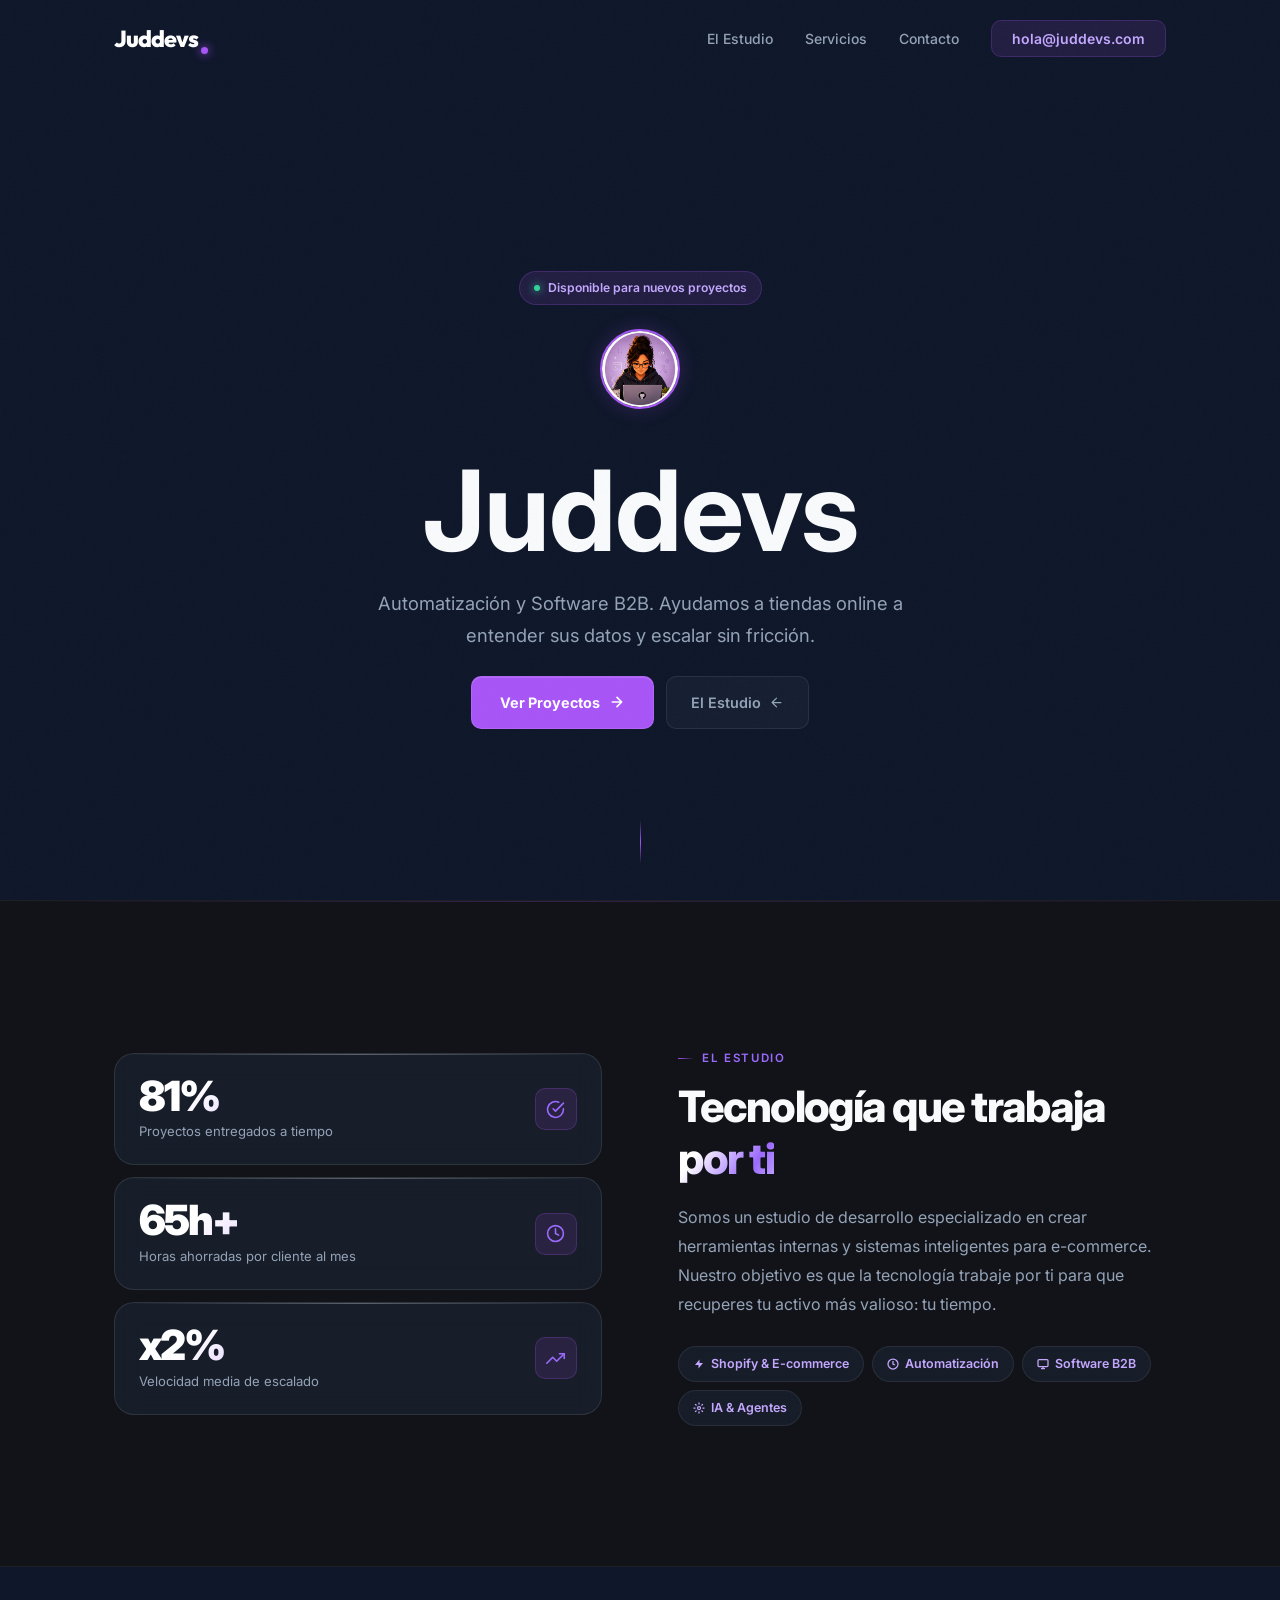
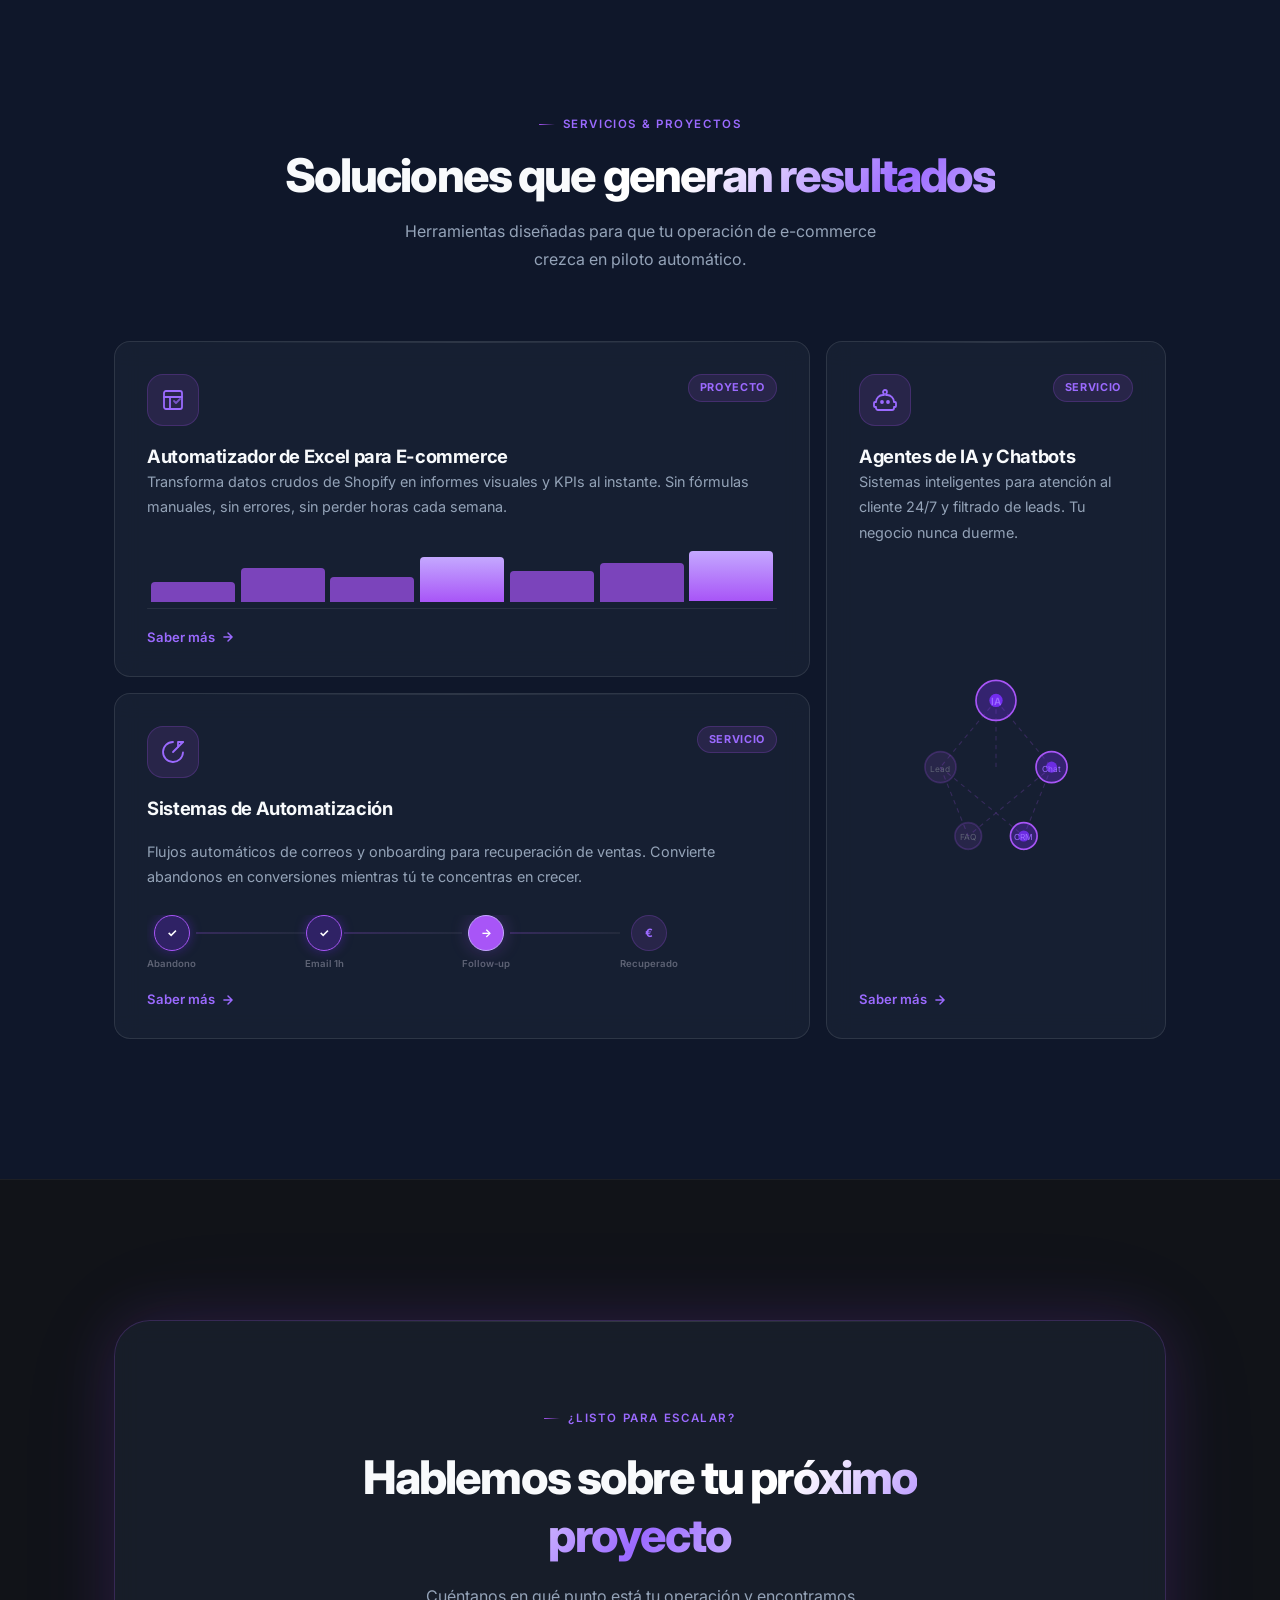
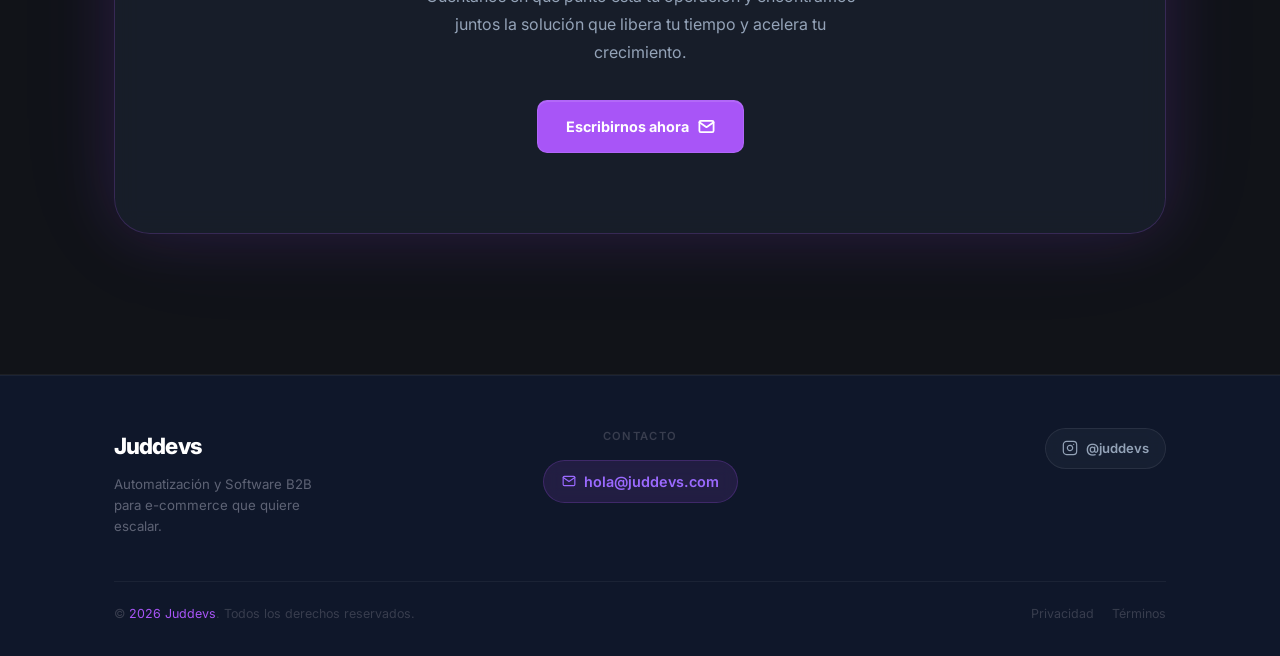
<file: index.html>
<!DOCTYPE html>
<html lang="es">
<head>
  <meta charset="UTF-8" />
  <meta name="viewport" content="width=device-width, initial-scale=1.0" />
  <title>Juddevs — Automatización y Software B2B para E-commerce</title>
  <meta name="description" content="Juddevs es un estudio de desarrollo especializado en automatización, IA y software B2B para tiendas online. Recupera tu tiempo y escala sin fricción." />
  <meta name="keywords" content="automatización ecommerce, software B2B, agentes IA, chatbots, Shopify, desarrollo web" />
  <meta name="author" content="Juddevs" />

  <!-- Open Graph -->
  <meta property="og:title" content="Juddevs — Automatización y Software B2B" />
  <meta property="og:description" content="Ayudamos a tiendas online a entender sus datos y escalar sin fricción." />
  <meta property="og:type" content="website" />
  <meta property="og:url" content="https://juddevs.com" />

  <link rel="canonical" href="https://juddevs.com" />
  <link rel="preconnect" href="https://fonts.googleapis.com" />
  <link rel="preconnect" href="https://fonts.gstatic.com" crossorigin />
  <link rel="stylesheet" href="style.css" />

  <link rel="icon" href="data:image/svg+xml,<svg xmlns='http://www.w3.org/2000/svg' viewBox='0 0 32 32'><rect width='32' height='32' rx='8' fill='%237B2FFF'/><text x='16' y='22' text-anchor='middle' font-size='18' font-family='Inter,sans-serif' font-weight='900' fill='white'>J</text></svg>" />
</head>
<body>

  <!-- ════════════════════════════════
       NAVIGATION
  ════════════════════════════════ -->
  <nav id="navbar" role="navigation" aria-label="Navegación principal">
    <div class="container nav-inner">
      <a href="#hero" class="nav-logo" aria-label="Juddevs - Inicio">
        Juddevs<span class="nav-logo-dot" aria-hidden="true"></span>
      </a>

      <ul class="nav-links" id="nav-menu" role="list">
        <li><a href="#about" id="nav-about">El Estudio</a></li>
        <li><a href="#services" id="nav-services">Servicios</a></li>
        <li><a href="#cta" id="nav-contact">Contacto</a></li>
        <li><a href="mailto:hola@juddevs.com" class="nav-cta" id="nav-email-cta">hola@juddevs.com</a></li>
      </ul>

      <button class="hamburger" id="hamburger" aria-label="Abrir menú" aria-expanded="false" aria-controls="nav-menu">
        <span></span><span></span><span></span>
      </button>
    </div>
  </nav>

  <!-- ════════════════════════════════
       HERO
  ════════════════════════════════ -->
  <section id="hero" aria-labelledby="hero-title">
    <!-- Clean solid background -->

    <div class="container">
      <div class="hero-layout">

        <!-- Center: copy -->
        <div class="hero-content">
          <div class="hero-badge">
            <span class="hero-badge-dot" aria-hidden="true"></span>
            Disponible para nuevos proyectos
          </div>

          <div class="hero-avatar-container">
            <img class="avatar-circle" src="avatar.png" alt="Judith - Founder" />
          </div>

          <h1 id="hero-title" class="hero-title">Juddevs</h1>

          <p class="hero-subtitle">
            Automatización y Software B2B. Ayudamos a tiendas online a entender sus datos y escalar sin fricción.
          </p>

          <div class="hero-actions">
            <a href="#services" class="btn-primary" id="hero-cta-primary">
              Ver Proyectos
              <svg width="16" height="16" viewBox="0 0 24 24" fill="none" stroke="currentColor" stroke-width="2.5" stroke-linecap="round" stroke-linejoin="round" aria-hidden="true"><path d="M5 12h14M12 5l7 7-7 7"/></svg>
            </a>
            <a href="#about" class="btn-ghost" id="hero-cta-secondary">
              El Estudio
              <svg width="15" height="15" viewBox="0 0 24 24" fill="none" stroke="currentColor" stroke-width="2" stroke-linecap="round" stroke-linejoin="round" aria-hidden="true"><path d="M19 12H5M12 5l-7 7 7 7"/></svg>
            </a>
          </div>
        </div>

      </div>
    </div>

    <div class="hero-scroll-cue" aria-hidden="true">
      <div class="scroll-track"></div>
    </div>
  </section>

  <!-- ════════════════════════════════
       ABOUT
  ════════════════════════════════ -->
  <section id="about" aria-labelledby="about-title">
    <div class="container">
      <div class="about-inner">

        <!-- Visual / Stats -->
        <div class="about-visual reveal">
          <div class="about-card-stack">
            <div class="stat-card">
              <div>
                <div class="stat-number" data-count="100">0%</div>
                <div class="stat-label">Proyectos entregados a tiempo</div>
              </div>
              <div class="stat-icon" aria-hidden="true">
                <svg width="19" height="19" viewBox="0 0 24 24" fill="none" stroke="currentColor" stroke-width="2" stroke-linecap="round" stroke-linejoin="round"><path d="M22 11.08V12a10 10 0 1 1-5.93-9.14"/><polyline points="22 4 12 14.01 9 11.01"/></svg>
              </div>
            </div>

            <div class="stat-card">
              <div>
                <div class="stat-number" data-count="80" data-suffix="h+">0h+</div>
                <div class="stat-label">Horas ahorradas por cliente al mes</div>
              </div>
              <div class="stat-icon" aria-hidden="true">
                <svg width="19" height="19" viewBox="0 0 24 24" fill="none" stroke="currentColor" stroke-width="2" stroke-linecap="round" stroke-linejoin="round"><circle cx="12" cy="12" r="10"/><polyline points="12 6 12 12 16 14"/></svg>
              </div>
            </div>

            <div class="stat-card">
              <div>
                <div class="stat-number" data-count="3" data-prefix="x">x0</div>
                <div class="stat-label">Velocidad media de escalado</div>
              </div>
              <div class="stat-icon" aria-hidden="true">
                <svg width="19" height="19" viewBox="0 0 24 24" fill="none" stroke="currentColor" stroke-width="2" stroke-linecap="round" stroke-linejoin="round"><polyline points="23 6 13.5 15.5 8.5 10.5 1 18"/><polyline points="17 6 23 6 23 12"/></svg>
              </div>
            </div>
          </div>
        </div>

        <!-- Text -->
        <div class="about-text">



          <span class="section-label">El Estudio</span>

          <h2 id="about-title" class="reveal reveal-delay-1">
            Tecnología que trabaja <span class="gradient-text">por ti</span>
          </h2>
          <p class="reveal reveal-delay-2">
            Somos un estudio de desarrollo especializado en crear herramientas internas y sistemas inteligentes para e-commerce. Nuestro objetivo es que la tecnología trabaje por ti para que recuperes tu activo más valioso: tu tiempo.
          </p>
          <div class="about-pills reveal reveal-delay-3">
            <span class="pill">
              <svg width="12" height="12" viewBox="0 0 24 24" fill="currentColor" aria-hidden="true"><path d="M13 10V3L4 14h7v7l9-11h-7z"/></svg>
              Shopify &amp; E-commerce
            </span>
            <span class="pill">
              <svg width="12" height="12" viewBox="0 0 24 24" fill="none" stroke="currentColor" stroke-width="2.5" aria-hidden="true"><circle cx="12" cy="12" r="10"/><polyline points="12 6 12 12 16 14"/></svg>
              Automatización
            </span>
            <span class="pill">
              <svg width="12" height="12" viewBox="0 0 24 24" fill="none" stroke="currentColor" stroke-width="2.5" aria-hidden="true"><rect x="2" y="3" width="20" height="14" rx="2"/><path d="M8 21h8M12 17v4"/></svg>
              Software B2B
            </span>
            <span class="pill">
              <svg width="12" height="12" viewBox="0 0 24 24" fill="none" stroke="currentColor" stroke-width="2.5" aria-hidden="true"><circle cx="12" cy="12" r="3"/><path d="M12 1v4M12 19v4M4.22 4.22l2.83 2.83M16.95 16.95l2.83 2.83M1 12h4M19 12h4M4.22 19.78l2.83-2.83M16.95 7.05l2.83-2.83"/></svg>
              IA &amp; Agentes
            </span>
          </div>
        </div>

      </div>
    </div>
  </section>

  <!-- ════════════════════════════════
       SERVICES — BENTO GRID
  ════════════════════════════════ -->
  <section id="services" aria-labelledby="services-title">
    <div class="container">
      <header class="section-header">
        <span class="section-label">Servicios &amp; Proyectos</span>
        <h2 id="services-title" class="reveal">
          Soluciones que <span class="gradient-text">generan resultados</span>
        </h2>
        <p class="reveal reveal-delay-1">
          Herramientas diseñadas para que tu operación de e-commerce crezca en piloto automático.
        </p>
      </header>

      <!-- ── BENTO GRID ─────────────────────────────────────────── -->
      <div class="bento-grid">

        <!-- ── Card 1: Excel Automator — Large (2 cols) ──────────── -->
        <article class="bento-card bento-card-1 reveal" id="service-excel">
          <div class="bento-stripe" aria-hidden="true"></div>

          <div class="bento-card-header">
            <div class="bento-icon" aria-hidden="true">
              <svg width="24" height="24" viewBox="0 0 24 24" fill="none" stroke="currentColor" stroke-width="1.8" stroke-linecap="round" stroke-linejoin="round">
                <rect x="3" y="3" width="18" height="18" rx="2"/>
                <path d="M3 9h18M9 21V9"/>
                <path d="m13 13 2 2 4-4" opacity="0.7"/>
              </svg>
            </div>
            <div class="bento-tag">Proyecto</div>
          </div>

          <div>
            <h3>Automatizador de Excel para E-commerce</h3>
            <p>Transforma datos crudos de Shopify en informes visuales y KPIs al instante. Sin fórmulas manuales, sin errores, sin perder horas cada semana.</p>
          </div>

          <!-- Abstract bar chart decoration -->
          <div aria-hidden="true">
            <div class="bento-visual-bars">
              <div class="bento-bar"></div>
              <div class="bento-bar"></div>
              <div class="bento-bar"></div>
              <div class="bento-bar"></div>
              <div class="bento-bar"></div>
              <div class="bento-bar"></div>
              <div class="bento-bar"></div>
            </div>
            <div class="bento-bar-baseline"></div>
          </div>

          <a href="mailto:hola@juddevs.com?subject=Automatizador Excel" class="bento-link" id="card-excel-link">
            Saber más
            <svg width="14" height="14" viewBox="0 0 24 24" fill="none" stroke="currentColor" stroke-width="2.5" stroke-linecap="round" stroke-linejoin="round" aria-hidden="true"><path d="M5 12h14M12 5l7 7-7 7"/></svg>
          </a>
        </article>

        <!-- ── Card 2: AI Agents — Tall (1 col, 2 rows) ──────────── -->
        <article class="bento-card bento-card-2 reveal reveal-delay-1" id="service-ai">
          <div class="bento-stripe" aria-hidden="true"></div>

          <div class="bento-card-header">
            <div class="bento-icon" aria-hidden="true">
              <svg width="24" height="24" viewBox="0 0 24 24" fill="none" stroke="currentColor" stroke-width="1.8" stroke-linecap="round" stroke-linejoin="round">
                <path d="M12 2a2 2 0 0 1 2 2c0 .74-.4 1.39-1 1.73V7h1a7 7 0 0 1 7 7h1a1 1 0 0 1 1 1v3a1 1 0 0 1-1 1h-1v1a2 2 0 0 1-2 2H5a2 2 0 0 1-2-2v-1H2a1 1 0 0 1-1-1v-3a1 1 0 0 1 1-1h1a7 7 0 0 1 7-7h1V5.73c-.6-.34-1-.99-1-1.73a2 2 0 0 1 2-2z"/>
                <circle cx="9" cy="14" r="1" fill="currentColor"/>
                <circle cx="15" cy="14" r="1" fill="currentColor"/>
              </svg>
            </div>
            <div class="bento-tag">Servicio</div>
          </div>

          <div>
            <h3>Agentes de IA y Chatbots</h3>
            <p>Sistemas inteligentes para atención al cliente 24/7 y filtrado de leads. Tu negocio nunca duerme.</p>
          </div>

          <!-- Abstract AI network decoration -->
          <div class="bento-visual-network" aria-hidden="true">
            <svg class="network-svg" viewBox="0 0 180 200" fill="none" xmlns="http://www.w3.org/2000/svg">
              <!-- Edges -->
              <line class="network-edge" x1="90" y1="40" x2="40" y2="100"/>
              <line class="network-edge" x1="90" y1="40" x2="140" y2="100"/>
              <line class="network-edge" x1="40" y1="100" x2="65" y2="162"/>
              <line class="network-edge" x1="140" y1="100" x2="115" y2="162"/>
              <line class="network-edge" x1="40" y1="100" x2="115" y2="162" style="animation-delay:-0.8s"/>
              <line class="network-edge" x1="140" y1="100" x2="65" y2="162" style="animation-delay:-1.2s"/>
              <line class="network-edge" x1="90" y1="40" x2="90" y2="100" style="animation-delay:-0.4s"/>
              <!-- Nodes -->
              <circle class="network-node active" cx="90" cy="40" r="18"/>
              <circle class="network-node" cx="40" cy="100" r="14" style="animation-delay:-0.6s"/>
              <circle class="network-node active" cx="140" cy="100" r="14" style="animation-delay:-1s"/>
              <circle class="network-node" cx="65" cy="162" r="12" style="animation-delay:-1.4s"/>
              <circle class="network-node active" cx="115" cy="162" r="12" style="animation-delay:-0.3s"/>
              <!-- Center dot -->
              <circle cx="90" cy="40" r="6" fill="#7B2FFF" opacity="0.9"/>
              <circle cx="140" cy="100" r="5" fill="#7B2FFF" opacity="0.8"/>
              <circle cx="115" cy="162" r="5" fill="#7B2FFF" opacity="0.8"/>
              <!-- Labels -->
              <text x="90" y="44" text-anchor="middle" font-size="9" fill="#9B6AFF" font-family="Inter,sans-serif" font-weight="600">IA</text>
              <text x="40" y="104" text-anchor="middle" font-size="7.5" fill="#5E6375" font-family="Inter,sans-serif">Lead</text>
              <text x="140" y="104" text-anchor="middle" font-size="7.5" fill="#9B6AFF" font-family="Inter,sans-serif">Chat</text>
              <text x="65" y="166" text-anchor="middle" font-size="7.5" fill="#5E6375" font-family="Inter,sans-serif">FAQ</text>
              <text x="115" y="166" text-anchor="middle" font-size="7.5" fill="#9B6AFF" font-family="Inter,sans-serif">CRM</text>
            </svg>
          </div>

          <a href="mailto:hola@juddevs.com?subject=Agentes IA" class="bento-link" id="card-ai-link">
            Saber más
            <svg width="14" height="14" viewBox="0 0 24 24" fill="none" stroke="currentColor" stroke-width="2.5" stroke-linecap="round" stroke-linejoin="round" aria-hidden="true"><path d="M5 12h14M12 5l7 7-7 7"/></svg>
          </a>
        </article>

        <!-- ── Card 3: Automation — Wide (2 cols) ────────────────── -->
        <article class="bento-card bento-card-3 reveal reveal-delay-2" id="service-automation">
          <div class="bento-stripe" aria-hidden="true"></div>

          <div class="bento-card-header">
            <div class="bento-icon" aria-hidden="true">
              <svg width="24" height="24" viewBox="0 0 24 24" fill="none" stroke="currentColor" stroke-width="1.8" stroke-linecap="round" stroke-linejoin="round">
                <path d="M22 12.5A10 10 0 1 1 12 2"/>
                <path d="M22 2 12 12"/>
                <path d="m22 2-5 0 0 5"/>
              </svg>
            </div>
            <div class="bento-tag">Servicio</div>
          </div>

          <h3>Sistemas de Automatización</h3>
          <p>Flujos automáticos de correos y onboarding para recuperación de ventas. Convierte abandonos en conversiones mientras tú te concentras en crecer.</p>

          <!-- Abstract email pipeline decoration -->
          <div class="bento-visual-pipeline" aria-hidden="true">
            <div class="pipeline-step">
              <div class="pipeline-node">
                <div class="pipeline-circle completed">✓</div>
                <span class="pipeline-label">Abandono</span>
              </div>
              <div class="pipeline-connector"></div>
            </div>
            <div class="pipeline-step">
              <div class="pipeline-node">
                <div class="pipeline-circle completed">✓</div>
                <span class="pipeline-label">Email 1h</span>
              </div>
              <div class="pipeline-connector"></div>
            </div>
            <div class="pipeline-step">
              <div class="pipeline-node">
                <div class="pipeline-circle active">→</div>
                <span class="pipeline-label">Follow-up</span>
              </div>
              <div class="pipeline-connector"></div>
            </div>
            <div class="pipeline-step">
              <div class="pipeline-node">
                <div class="pipeline-circle">€</div>
                <span class="pipeline-label">Recuperado</span>
              </div>
            </div>
          </div>

          <a href="mailto:hola@juddevs.com?subject=Automatización" class="bento-link" id="card-auto-link">
            Saber más
            <svg width="14" height="14" viewBox="0 0 24 24" fill="none" stroke="currentColor" stroke-width="2.5" stroke-linecap="round" stroke-linejoin="round" aria-hidden="true"><path d="M5 12h14M12 5l7 7-7 7"/></svg>
          </a>
        </article>

      </div>
    </div>
  </section>

  <!-- ════════════════════════════════
       CTA BANNER
  ════════════════════════════════ -->
  <section id="cta" aria-labelledby="cta-title">
    <div class="container">
      <div class="cta-inner reveal">
        <!-- Clean CTA background -->

        <span class="section-label" style="justify-content:center; margin-bottom:20px;">¿Listo para escalar?</span>
        <h2 id="cta-title">
          Hablemos sobre <span class="gradient-text">tu próximo proyecto</span>
        </h2>
        <p>
          Cuéntanos en qué punto está tu operación y encontramos juntos la solución que libera tu tiempo y acelera tu crecimiento.
        </p>
        <a href="mailto:hola@juddevs.com" class="btn-primary" id="cta-email-btn">
          Escribirnos ahora
          <svg width="17" height="17" viewBox="0 0 24 24" fill="none" stroke="currentColor" stroke-width="2.5" stroke-linecap="round" stroke-linejoin="round" aria-hidden="true">
            <path d="M4 4h16c1.1 0 2 .9 2 2v12c0 1.1-.9 2-2 2H4c-1.1 0-2-.9-2-2V6c0-1.1.9-2 2-2z"/>
            <polyline points="22,6 12,13 2,6"/>
          </svg>
        </a>
      </div>
    </div>
  </section>

  <!-- ════════════════════════════════
       FOOTER
  ════════════════════════════════ -->
  <footer id="footer" role="contentinfo">
    <div class="container">
      <div class="footer-inner">

        <div class="footer-brand">
          <div class="footer-logo">Juddevs</div>
          <p class="footer-tagline">Automatización y Software B2B para e-commerce que quiere escalar.</p>
        </div>

        <div class="footer-contact">
          <span class="footer-contact-label">Contacto</span>
          <a href="mailto:hola@juddevs.com" class="footer-email" id="footer-email-link">
            <svg width="14" height="14" viewBox="0 0 24 24" fill="none" stroke="currentColor" stroke-width="2" stroke-linecap="round" stroke-linejoin="round" aria-hidden="true">
              <path d="M4 4h16c1.1 0 2 .9 2 2v12c0 1.1-.9 2-2 2H4c-1.1 0-2-.9-2-2V6c0-1.1.9-2 2-2z"/>
              <polyline points="22,6 12,13 2,6"/>
            </svg>
            hola@juddevs.com
          </a>
        </div>

        <div class="footer-social">
          <a href="https://instagram.com/juddevs.tech" target="_blank" rel="noopener noreferrer"
             class="social-link" id="footer-instagram-link" aria-label="Juddevs en Instagram">
            <svg width="16" height="16" viewBox="0 0 24 24" fill="none" stroke="currentColor" stroke-width="1.8" stroke-linecap="round" stroke-linejoin="round" aria-hidden="true">
              <rect x="2" y="2" width="20" height="20" rx="5" ry="5"/>
              <path d="M16 11.37A4 4 0 1 1 12.63 8 4 4 0 0 1 16 11.37z"/>
              <line x1="17.5" y1="6.5" x2="17.51" y2="6.5"/>
            </svg>
            @juddevs
          </a>
        </div>

      </div>

      <div class="footer-bottom">
        <p class="footer-copy">
          © <span id="footer-year">2025</span> <span>Juddevs</span>. Todos los derechos reservados.
        </p>
        <nav class="footer-legal" aria-label="Legal">
          <a href="#" id="footer-privacy">Privacidad</a>
          <a href="#" id="footer-terms">Términos</a>
        </nav>
      </div>
    </div>
  </footer>

  <script src="script.js"></script>
</body>
</html>
</file>
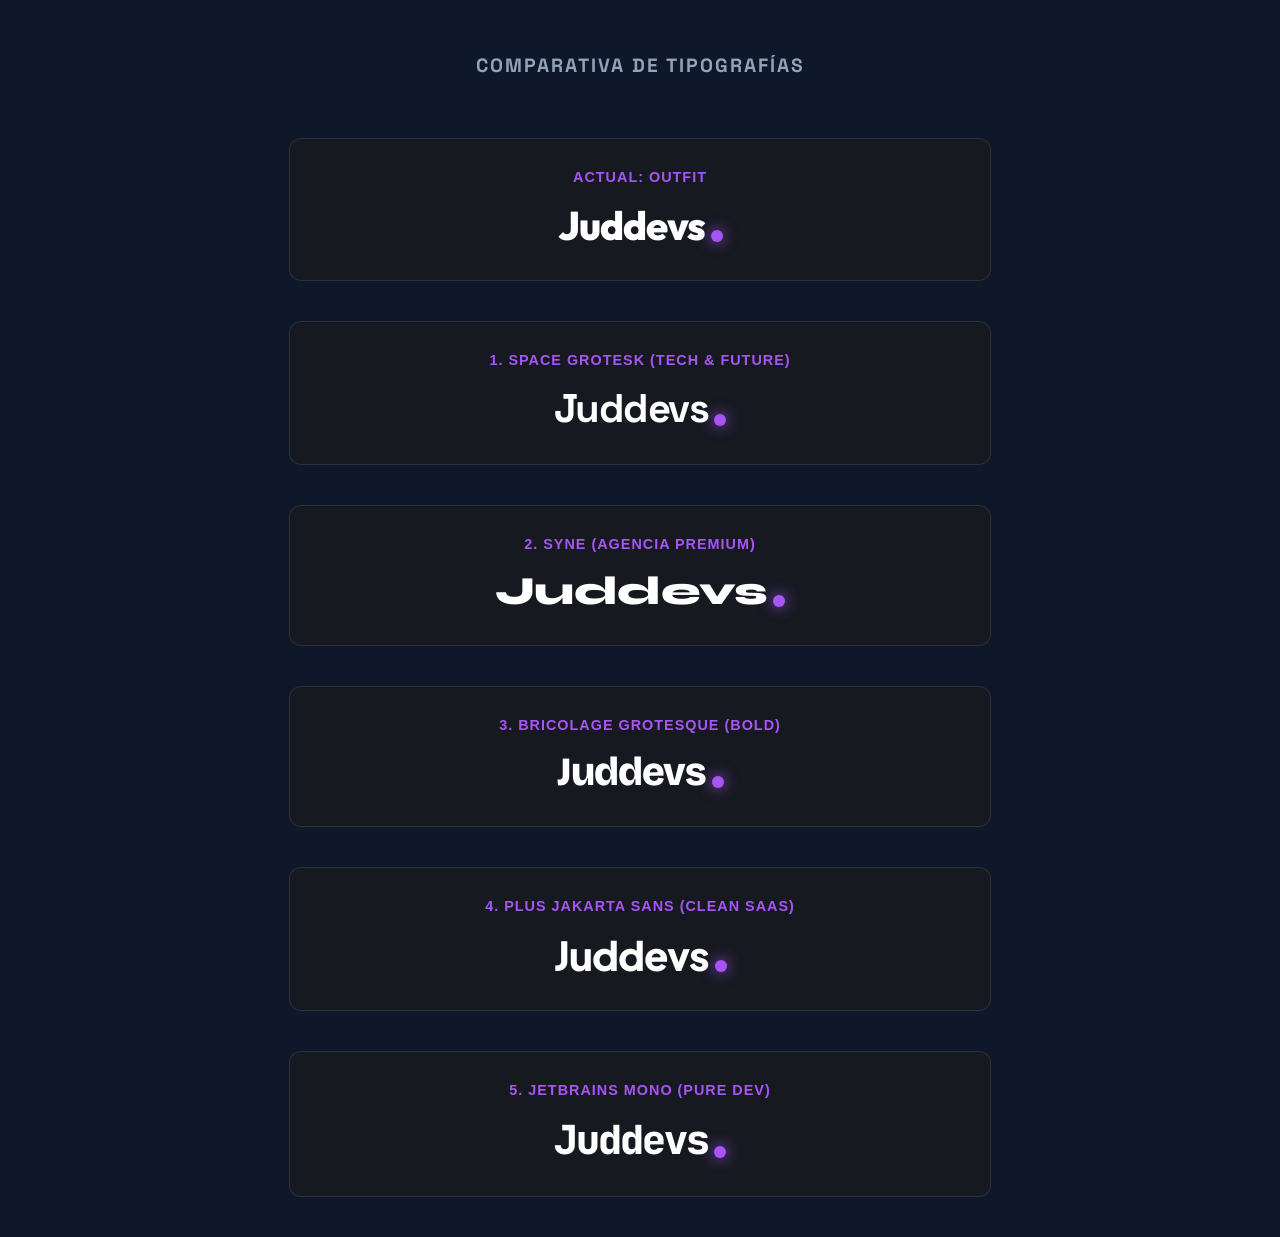
<file: preview.html>
<!DOCTYPE html>
<html lang="es">
<head>
  <meta charset="UTF-8">
  <meta name="viewport" content="width=device-width, initial-scale=1.0">
  <title>Preview Tipografías - Juddevs</title>
  
  <!-- Importar las tipografías propuestas -->
  <link rel="preconnect" href="https://fonts.googleapis.com">
  <link rel="preconnect" href="https://fonts.gstatic.com" crossorigin>
  <link href="https://fonts.googleapis.com/css2?family=Space+Grotesk:wght@700&family=Syne:wght@700;800&family=Bricolage+Grotesque:opsz,wght@12..96,700;12..96,800&family=Plus+Jakarta+Sans:wght@700;800&family=JetBrains+Mono:wght@700;800&family=Outfit:wght@800&display=swap" rel="stylesheet">
  
  <style>
    body {
      background-color: #0F172A; /* bg-base del proyecto */
      color: #FFFFFF;
      font-family: sans-serif;
      margin: 0;
      padding: 40px;
      display: flex;
      flex-direction: column;
      align-items: center;
      gap: 40px;
    }

    h1 {
      font-family: 'Space Grotesk', sans-serif;
      font-size: 1.2rem;
      color: #94A3B8;
      margin-bottom: 20px;
      text-transform: uppercase;
      letter-spacing: 2px;
    }

    .preview-card {
      background: #161920;
      border: 1px solid rgba(255,255,255,0.1);
      border-radius: 12px;
      padding: 30px 50px;
      width: 100%;
      max-width: 600px;
      display: flex;
      flex-direction: column;
      align-items: center;
      gap: 15px;
    }

    .font-name {
      font-size: 0.9rem;
      color: #A855F7; /* purple-core */
      text-transform: uppercase;
      letter-spacing: 1px;
      font-weight: bold;
    }

    /* Estilo base del logo sacado de style.css */
    .logo-preview {
      font-size: 2.5rem; /* Más grande para que se vea bien */
      color: #FFFFFF;
      display: flex;
      align-items: center;
      gap: 6px;
      letter-spacing: -1px;
    }

    /* El puntito morado */
    .nav-logo-dot {
      display: inline-block;
      width: 12px;
      height: 12px;
      background: #A855F7;
      border-radius: 50%;
      box-shadow: 0 0 15px #A855F7;
      flex-shrink: 0;
      align-self: flex-end;
      margin-bottom: 8px;
    }

    /* Clases específicas para cada fuente */
    .font-current { font-family: 'Outfit', sans-serif; font-weight: 800; }
    .font-space { font-family: 'Space Grotesk', sans-serif; font-weight: 700; letter-spacing: -1.5px; }
    .font-syne { font-family: 'Syne', sans-serif; font-weight: 800; letter-spacing: -0.5px; }
    .font-bricolage { font-family: 'Bricolage Grotesque', sans-serif; font-weight: 800; }
    .font-jakarta { font-family: 'Plus Jakarta Sans', sans-serif; font-weight: 800; }
    .font-jetbrains { font-family: 'JetBrains Mono', monospace; font-weight: 800; letter-spacing: -2px; }

  </style>
</head>
<body>

  <h1>Comparativa de Tipografías</h1>

  <div class="preview-card">
    <div class="font-name">Actual: Outfit</div>
    <div class="logo-preview font-current">
      Juddevs<span class="nav-logo-dot"></span>
    </div>
  </div>

  <div class="preview-card">
    <div class="font-name">1. Space Grotesk (Tech & Future)</div>
    <div class="logo-preview font-space">
      Juddevs<span class="nav-logo-dot"></span>
    </div>
  </div>

  <div class="preview-card">
    <div class="font-name">2. Syne (Agencia Premium)</div>
    <div class="logo-preview font-syne">
      Juddevs<span class="nav-logo-dot"></span>
    </div>
  </div>

  <div class="preview-card">
    <div class="font-name">3. Bricolage Grotesque (Bold)</div>
    <div class="logo-preview font-bricolage">
      Juddevs<span class="nav-logo-dot"></span>
    </div>
  </div>

  <div class="preview-card">
    <div class="font-name">4. Plus Jakarta Sans (Clean SaaS)</div>
    <div class="logo-preview font-jakarta">
      Juddevs<span class="nav-logo-dot"></span>
    </div>
  </div>

  <div class="preview-card">
    <div class="font-name">5. JetBrains Mono (Pure Dev)</div>
    <div class="logo-preview font-jetbrains">
      Juddevs<span class="nav-logo-dot"></span>
    </div>
  </div>

</body>
</html>
</file>
<file: style.css>
/* ============================================================
   JUDDEVS — Dark SaaS · Bento Grid · Glassmorphism
   Design inspiration: Dribbble Dark SaaS / Bento UI
   ============================================================ */

@import url('https://fonts.googleapis.com/css2?family=Inter:wght@100;200;300;400;500;600;700&family=Outfit:wght@400;500;600;700;800;900&display=swap');

/* ── Design Tokens ──────────────────────────────────────────── */
:root {
  /* Backgrounds — carbon/slate night palette */
  --bg-base:       #0F172A;   /* deepest layer */
  --bg-elevated:   #111318;   /* sections */
  --bg-surface:    #161920;   /* glass base */
  --bg-surface-2:  #1C1F28;   /* raised elements */
  --bg-overlay:    #21242F;   /* hover overlays */

  /* Glass effect */
  --glass-bg:      rgba(30, 41, 59, 0.5);
  --glass-border:  rgba(255, 255, 255, 0.1);
  --glass-hover:   rgba(255, 255, 255, 0.3);
  --glass-blur:    12px;

  /* Electric Purple palette */
  --purple-dim:    #3B1FA8;   /* deep glow */
  --purple-core:   #A855F7;   /* primary brand */
  --purple-bright: #A855F7;   /* electric accent */
  --purple-light:  #9B6AFF;   /* highlights */
  --purple-pale:   #C4A8FF;   /* text tints */
  --purple-ghost:  rgba(168, 85, 247, 0.12);
  --purple-glow:   rgba(168, 85, 247, 0.28);
  --purple-glow-lg:rgba(168, 85, 247, 0.15);

  /* Borders */
  --border-dim:    rgba(255, 255, 255, 0.05);
  --border-soft:   rgba(255, 255, 255, 0.08);
  --border-purple: rgba(168, 85, 247, 0.22);
  --border-purple-hover: rgba(168, 85, 247, 0.45);

  /* Typography */
  --text-primary:  #F8FAFC;
  --text-secondary:#94A3B8;
  --text-muted:    #5E6375;
  --text-faint:    #383D4E;

  /* Fonts */
  --font:         'Inter', system-ui, -apple-system, sans-serif;
  --font-display: 'Inter', system-ui, sans-serif;

  /* Spacing / Radius */
  --r-sm:   10px;
  --r-md:   16px;
  --r-lg:   20px;
  --r-xl:   28px;
  --r-2xl:  36px;

  /* Shadows */
  --shadow-card:  0 1px 0 var(--border-soft), 0 8px 40px rgba(0,0,0,0.5);
  --shadow-glow:  0 0 60px var(--purple-glow-lg), 0 0 120px rgba(123, 47, 255, 0.06);
  --shadow-btn:   0 0 28px var(--purple-glow);

  /* Easing */
  --ease:   cubic-bezier(0.4, 0, 0.2, 1);
  --ease-spring: cubic-bezier(0.34, 1.56, 0.64, 1);
  --t:      0.28s;
}

/* ── Reset ──────────────────────────────────────────────────── */
*, *::before, *::after { box-sizing: border-box; margin: 0; padding: 0; }
html { scroll-behavior: smooth; font-size: 16px; }
body {
  font-family: var(--font);
  background: var(--bg-base);
  color: var(--text-primary);
  line-height: 1.6;
  overflow-x: hidden;
  -webkit-font-smoothing: antialiased;
  -moz-osx-font-smoothing: grayscale;
}
img, svg { display: block; max-width: 100%; }
a { text-decoration: none; color: inherit; }
h1, h2, h3 { font-family: var(--font-display); }

/* ── Grain texture overlay ──────────────────────────────────── */
body::before {
  content: '';
  position: fixed;
  inset: 0;
  background-image: url("data:image/svg+xml,%3Csvg xmlns='http://www.w3.org/2000/svg' width='300' height='300'%3E%3Cfilter id='g'%3E%3CfeTurbulence baseFrequency='0.75' numOctaves='4' stitchTiles='stitch'/%3E%3C/filter%3E%3Crect width='300' height='300' filter='url(%23g)' opacity='0.035'/%3E%3C/svg%3E");
  pointer-events: none;
  z-index: 9998;
}

/* ── Scrollbar ──────────────────────────────────────────────── */
::-webkit-scrollbar { width: 5px; }
::-webkit-scrollbar-track { background: var(--bg-base); }
::-webkit-scrollbar-thumb { background: var(--purple-core); border-radius: 99px; }
::selection { background: rgba(123, 47, 255, 0.3); color: #fff; }

/* ── Layout ─────────────────────────────────────────────────── */
.container {
  width: 100%;
  max-width: 1180px;
  margin-inline: auto;
  padding-inline: clamp(20px, 5vw, 64px);
}

/* ── Typography utilities ───────────────────────────────────── */
.gradient-text {
  background: linear-gradient(125deg, #fff 25%, var(--purple-light) 75%, var(--purple-pale) 100%);
  -webkit-background-clip: text;
  -webkit-text-fill-color: transparent;
  background-clip: text;
}

.section-label {
  display: inline-flex;
  align-items: center;
  gap: 8px;
  font-size: 0.72rem;
  font-weight: 600;
  letter-spacing: 0.14em;
  text-transform: uppercase;
  color: var(--purple-light);
  margin-bottom: 14px;
}
.section-label::before {
  content: '';
  width: 16px;
  height: 1.5px;
  background: linear-gradient(90deg, var(--purple-bright), transparent);
  border-radius: 2px;
}

/* ── Glassmorphism utility ──────────────────────────────────── */
.glass {
  background: var(--glass-bg);
  backdrop-filter: blur(var(--glass-blur));
  -webkit-backdrop-filter: blur(var(--glass-blur));
  border: 1px solid var(--glass-border);
}

/* ════════════════════════════════════════════════════════════
   NAVIGATION
════════════════════════════════════════════════════════════ */
#navbar {
  position: fixed;
  top: 0; left: 0; right: 0;
  z-index: 1000;
  padding: 20px 0;
  transition: background var(--t) var(--ease),
              border-color var(--t) var(--ease),
              padding var(--t) var(--ease);
}

#navbar.scrolled {
  background: rgba(12, 13, 16, 0.80);
  backdrop-filter: blur(24px);
  -webkit-backdrop-filter: blur(24px);
  border-bottom: 1px solid var(--border-soft);
  padding: 12px 0;
}

.nav-inner {
  display: flex;
  align-items: center;
  justify-content: space-between;
}

/* ── Logotipo tipográfico ────────────────────────────────── */
.nav-logo {
  font-family: 'Outfit', var(--font-display);
  font-size: 1.45rem;
  font-weight: 800;
  letter-spacing: -1px;
  display: flex;
  align-items: center;
  gap: 3px;
  color: #FFFFFF;
  transition: filter var(--t) var(--ease);
  user-select: none;
}
.nav-logo:hover {
  filter: drop-shadow(0 0 10px rgba(168, 85, 247, 0.4));
}

/* Animated purple accent dot */
.nav-logo-dot {
  display: inline-block;
  width: 7px;
  height: 7px;
  background: var(--purple-bright);
  border-radius: 50%;
  box-shadow: 0 0 10px var(--purple-bright);
  flex-shrink: 0;
  align-self: flex-end;
  margin-bottom: 3px;
  /* Reset gradient inheritance */
  -webkit-text-fill-color: initial;
  background-clip: initial;
  -webkit-background-clip: initial;
  animation: dot-pulse 2.8s ease-in-out infinite;
}
@keyframes dot-pulse {
  0%, 100% { box-shadow: 0 0 8px var(--purple-bright); opacity: 1; }
  50%       { box-shadow: 0 0 22px var(--purple-bright), 0 0 6px var(--purple-pale); opacity: 0.65; }
}

.nav-links {
  display: flex;
  list-style: none;
  gap: 32px;
  align-items: center;
}
.nav-links a {
  font-size: 0.875rem;
  font-weight: 500;
  color: var(--text-secondary);
  transition: color var(--t);
  position: relative;
}
.nav-links a::after {
  content: '';
  position: absolute;
  bottom: -3px; left: 0;
  width: 0; height: 1px;
  background: var(--purple-bright);
  transition: width var(--t) var(--ease);
}
.nav-links a:hover { color: var(--text-primary); }
.nav-links a:hover::after { width: 100%; }

.nav-cta {
  padding: 9px 20px;
  background: var(--purple-ghost);
  color: var(--purple-pale) !important;
  border: 1px solid var(--border-purple) !important;
  border-radius: var(--r-sm);
  font-weight: 600 !important;
  transition: background var(--t), border-color var(--t), box-shadow var(--t), transform var(--t) !important;
}
.nav-cta::after { display: none !important; }
.nav-cta:hover {
  background: rgba(123, 47, 255, 0.22) !important;
  border-color: var(--border-purple-hover) !important;
  box-shadow: var(--shadow-btn) !important;
  transform: translateY(-1px);
}

/* Hamburger */
.hamburger {
  display: none;
  flex-direction: column;
  gap: 5px;
  cursor: pointer;
  background: none;
  border: none;
  padding: 4px;
  z-index: 1001;
  position: relative;
}
.hamburger span {
  display: block;
  width: 22px;
  height: 1.5px;
  background: var(--text-secondary);
  border-radius: 2px;
  transition: var(--t) var(--ease);
}
.hamburger.open span:nth-child(1) { transform: translateY(6.5px) rotate(45deg); }
.hamburger.open span:nth-child(2) { opacity: 0; transform: scaleX(0); }
.hamburger.open span:nth-child(3) { transform: translateY(-6.5px) rotate(-45deg); }

/* ════════════════════════════════════════════════════════════
   HERO
════════════════════════════════════════════════════════════ */
#hero {
  position: relative;
  min-height: 100vh;
  display: flex;
  align-items: center;
  padding-top: 100px;
  overflow: hidden;
}

/* Dot-matrix background pattern */
.hero-dots {
  position: absolute;
  inset: 0;
  background-image: radial-gradient(circle, rgba(255,255,255,0.055) 1px, transparent 1px);
  background-size: 28px 28px;
  mask-image: radial-gradient(ellipse 90% 80% at 50% 40%, black 10%, transparent 80%);
  pointer-events: none;
}

/* Ambient glow blobs */
.hero-glow-1 {
  position: absolute;
  width: 800px;
  height: 600px;
  background: radial-gradient(ellipse, rgba(98, 48, 212, 0.18) 0%, transparent 65%);
  top: -150px;
  right: -200px;
  pointer-events: none;
  animation: glow-drift 12s ease-in-out infinite;
}
.hero-glow-2 {
  position: absolute;
  width: 600px;
  height: 500px;
  background: radial-gradient(ellipse, rgba(123, 47, 255, 0.10) 0%, transparent 65%);
  bottom: -100px;
  left: -150px;
  pointer-events: none;
  animation: glow-drift 14s ease-in-out infinite reverse;
}
@keyframes glow-drift {
  0%, 100% { transform: translate(0,0) scale(1); }
  40%       { transform: translate(30px,-25px) scale(1.06); }
  70%       { transform: translate(-20px, 20px) scale(0.95); }
}

/* Hero layout */
.hero-layout {
  position: relative;
  z-index: 2;
  display: flex;
  flex-direction: column;
  align-items: center;
  justify-content: center;
  text-align: center;
}

.hero-content {
  display: flex;
  flex-direction: column;
  align-items: center;
  gap: 24px;
}

.hero-avatar {
  border-radius: 50%;
  border: 1px solid var(--purple-core);
  object-fit: cover;
  margin-bottom: -10px;
  animation: fade-up 0.7s 0.05s var(--ease) both;
}

.hero-badge {
  display: inline-flex;
  align-items: center;
  gap: 8px;
  padding: 6px 14px;
  border-radius: 99px;
  border: 1px solid var(--border-purple);
  background: var(--purple-ghost);
  font-size: 0.76rem;
  font-weight: 600;
  color: var(--purple-pale);
  width: fit-content;
  animation: fade-down 0.6s var(--ease) both;
}
.hero-badge-dot {
  width: 6px;
  height: 6px;
  background: #34D399;
  border-radius: 50%;
  box-shadow: 0 0 8px #34D399;
  animation: live-pulse 2.2s ease infinite;
}
@keyframes live-pulse {
  0%, 100% { opacity: 1; }
  50%       { opacity: 0.5; transform: scale(0.8); }
}

.hero-title {
  font-size: clamp(3.8rem, 9vw, 7rem);
  font-weight: 900;
  line-height: 0.95;
  letter-spacing: -0.05em;
  animation: fade-up 0.7s 0.08s var(--ease) both;
}

.hero-subtitle {
  font-size: clamp(0.95rem, 1.8vw, 1.15rem);
  color: var(--text-secondary);
  max-width: 600px;
  margin: 0 auto;
  line-height: 1.75;
  font-weight: 400;
  animation: fade-up 0.7s 0.16s var(--ease) both;
}

.hero-actions {
  display: flex;
  justify-content: center;
  gap: 12px;
  flex-wrap: wrap;
  animation: fade-up 0.7s 0.24s var(--ease) both;
}

/* Buttons */
.btn-primary {
  display: inline-flex;
  align-items: center;
  gap: 9px;
  padding: 14px 28px;
  background: var(--purple-bright);
  color: #fff;
  font-size: 0.9rem;
  font-weight: 700;
  border-radius: var(--r-sm);
  border: 1px solid rgba(255,255,255,0.1);
  cursor: pointer;
  transition: transform var(--t) var(--ease-spring),
              background var(--t) var(--ease);
  box-shadow: inset 0 1px 0 rgba(255,255,255,0.12);
}
.btn-primary:hover {
  transform: translateY(-2px);
  background: #B673F8; /* Lighter purple on hover */
}
.btn-primary svg { transition: transform var(--t) var(--ease-spring); }
.btn-primary:hover svg { transform: translateX(4px); }

.btn-ghost {
  display: inline-flex;
  align-items: center;
  gap: 8px;
  padding: 13px 24px;
  color: var(--text-secondary);
  font-size: 0.9rem;
  font-weight: 600;
  border-radius: var(--r-sm);
  border: 1px solid var(--border-soft);
  background: var(--glass-bg);
  backdrop-filter: blur(12px);
  cursor: pointer;
  transition: color var(--t), border-color var(--t), background var(--t), transform var(--t);
}
.btn-ghost:hover {
  color: var(--text-primary);
  border-color: var(--border-purple);
  background: var(--purple-ghost);
  transform: translateY(-1px);
}

/* Hero visual — abstract dashboard card */
.hero-visual {
  position: relative;
  display: flex;
  justify-content: flex-end;
  animation: fade-up 0.9s 0.3s var(--ease) both;
}

.hero-dashboard {
  width: 100%;
  max-width: 460px;
  display: flex;
  flex-direction: column;
  gap: 12px;
  animation: float-y 6s ease-in-out infinite;
}
@keyframes float-y {
  0%, 100% { transform: translateY(0); }
  50%       { transform: translateY(-14px); }
}

/* Dashboard card base */
.dash-card {
  background: var(--glass-bg);
  backdrop-filter: blur(var(--glass-blur));
  -webkit-backdrop-filter: blur(var(--glass-blur));
  border: 1px solid var(--glass-border);
  border-radius: var(--r-lg);
  padding: 20px 24px;
  position: relative;
  overflow: hidden;
}
.dash-card::before {
  content: '';
  position: absolute;
  top: 0; left: 0; right: 0;
  height: 1px;
  background: linear-gradient(90deg, transparent, rgba(255,255,255,0.12), transparent);
}

/* KPI row */
.dash-kpi-row {
  display: grid;
  grid-template-columns: repeat(3, 1fr);
  gap: 10px;
}
.dash-kpi {
  background: rgba(255,255,255,0.03);
  border: 1px solid var(--border-dim);
  border-radius: var(--r-sm);
  padding: 14px 14px 12px;
}
.dash-kpi-val {
  font-size: 1.5rem;
  font-weight: 800;
  letter-spacing: -0.04em;
  line-height: 1;
  background: linear-gradient(135deg, #fff, var(--purple-pale));
  -webkit-background-clip: text;
  -webkit-text-fill-color: transparent;
  background-clip: text;
}
.dash-kpi-label {
  font-size: 0.68rem;
  color: var(--text-muted);
  font-weight: 500;
  margin-top: 4px;
}
.dash-kpi-badge {
  display: inline-flex;
  align-items: center;
  gap: 3px;
  font-size: 0.62rem;
  font-weight: 700;
  color: #34D399;
  background: rgba(52, 211, 153, 0.10);
  border-radius: 4px;
  padding: 2px 6px;
  margin-top: 6px;
}

/* Sparkline mini chart */
.dash-chart {
  padding: 16px 20px;
}
.dash-chart-header {
  display: flex;
  align-items: center;
  justify-content: space-between;
  margin-bottom: 14px;
}
.dash-chart-title {
  font-size: 0.8rem;
  font-weight: 600;
  color: var(--text-secondary);
}
.dash-chart-value {
  font-size: 1.15rem;
  font-weight: 800;
  letter-spacing: -0.03em;
}
.sparkline {
  width: 100%;
  height: 48px;
  overflow: visible;
}
.sparkline-area {
  fill: url(#spark-grad);
  opacity: 0.4;
}
.sparkline-line {
  fill: none;
  stroke: var(--purple-bright);
  stroke-width: 2;
  stroke-linecap: round;
  stroke-linejoin: round;
}

/* Activity dots */
.dash-activity {
  display: flex;
  align-items: center;
  gap: 10px;
}
.activity-dots {
  display: flex;
  gap: 5px;
}
.activity-dot {
  width: 8px;
  height: 8px;
  border-radius: 50%;
  background: var(--purple-core);
  opacity: 0.3;
}
.activity-dot.active { opacity: 1; background: var(--purple-bright); box-shadow: 0 0 6px var(--purple-bright); }
.activity-dot.semi   { opacity: 0.65; }
.activity-label {
  font-size: 0.72rem;
  color: var(--text-muted);
}

/* Scroll cue */
.hero-scroll-cue {
  position: absolute;
  bottom: 36px;
  left: 50%;
  transform: translateX(-50%);
  display: flex;
  flex-direction: column;
  align-items: center;
  gap: 6px;
  animation: fade-up 1s 0.6s var(--ease) both;
}
.scroll-track {
  width: 1px;
  height: 44px;
  background: linear-gradient(to bottom, transparent, var(--purple-bright), transparent);
  animation: scroll-track 2.2s ease-in-out infinite;
}
@keyframes scroll-track {
  0%, 100% { opacity: 0.25; }
  50%       { opacity: 0.9; }
}

/* ════════════════════════════════════════════════════════════
   ABOUT
════════════════════════════════════════════════════════════ */
#about {
  padding: clamp(80px, 12vw, 140px) 0;
  background: var(--bg-elevated);
  border-top: 1px solid var(--border-dim);
  border-bottom: 1px solid var(--border-dim);
  position: relative;
}

/* Subtle top highlight line */
#about::before {
  content: '';
  position: absolute;
  top: 0; left: 0; right: 0;
  height: 1px;
  background: linear-gradient(90deg, transparent 0%, var(--border-purple) 40%, transparent 100%);
}

.about-inner {
  display: grid;
  grid-template-columns: 1fr 1fr;
  gap: clamp(40px, 6vw, 80px);
  align-items: center;
}

/* Stat cards — glassmorphism */
.about-card-stack {
  display: flex;
  flex-direction: column;
  gap: 12px;
}

.stat-card {
  background: var(--glass-bg);
  backdrop-filter: blur(var(--glass-blur));
  -webkit-backdrop-filter: blur(var(--glass-blur));
  border: 1px solid var(--glass-border);
  border-radius: var(--r-lg);
  padding: 22px 24px;
  display: flex;
  align-items: center;
  justify-content: space-between;
  position: relative;
  overflow: hidden;
  transition: transform var(--t) var(--ease-spring),
              border-color var(--t),
              box-shadow var(--t);
}
.stat-card::before {
  content: '';
  position: absolute;
  top: 0; left: 0; right: 0;
  height: 1px;
  background: linear-gradient(90deg, transparent, var(--glass-hover), transparent);
  pointer-events: none;
}
/* Animated left border accent */
.stat-card::after {
  content: '';
  position: absolute;
  left: 0; top: 20%; bottom: 20%;
  width: 2px;
  background: linear-gradient(to bottom, var(--purple-bright), var(--purple-core));
  border-radius: 0 2px 2px 0;
  opacity: 0;
  transition: opacity var(--t);
}
.stat-card:hover { transform: translateY(-3px) translateX(2px); border-color: var(--border-purple); box-shadow: 0 8px 32px rgba(0,0,0,0.4), 0 0 0 1px var(--border-purple); }
.stat-card:hover::after { opacity: 1; }

.stat-number {
  font-size: 2.6rem;
  font-weight: 900;
  letter-spacing: -0.05em;
  line-height: 1;
  background: linear-gradient(135deg, #fff 30%, var(--purple-pale));
  -webkit-background-clip: text;
  -webkit-text-fill-color: transparent;
  background-clip: text;
}
.stat-label {
  font-size: 0.82rem;
  color: var(--text-secondary);
  margin-top: 4px;
  font-weight: 400;
}
.stat-icon {
  width: 42px;
  height: 42px;
  border-radius: var(--r-sm);
  background: var(--purple-ghost);
  border: 1px solid var(--border-purple);
  display: flex;
  align-items: center;
  justify-content: center;
  color: var(--purple-light);
  flex-shrink: 0;
}

/* About text */
.about-text h2 {
  font-size: clamp(1.9rem, 3.8vw, 2.7rem);
  font-weight: 800;
  line-height: 1.2;
  letter-spacing: -0.04em;
  margin-bottom: 18px;
}
.about-text p {
  color: var(--text-secondary);
  font-size: 1rem;
  line-height: 1.8;
  margin-bottom: 28px;
}

.about-pills {
  display: flex;
  flex-wrap: wrap;
  gap: 8px;
}
.pill {
  display: inline-flex;
  align-items: center;
  gap: 6px;
  padding: 7px 14px;
  border-radius: 99px;
  font-size: 0.78rem;
  font-weight: 600;
  background: var(--glass-bg);
  border: 1px solid var(--border-soft);
  color: var(--purple-pale);
  backdrop-filter: blur(8px);
  transition: background var(--t), border-color var(--t), transform var(--t) var(--ease-spring);
}
.pill:hover {
  background: var(--purple-ghost);
  border-color: var(--border-purple);
  transform: translateY(-2px);
}

/* ── Avatar corporativo ─────────────────────────────────────── */
.avatar-wrap {
  display: inline-block;        /* shrink to content */
  position: relative;
  margin-bottom: 24px;
  width: fit-content;
}

/* Outer animated ring — purple glow halo */
.avatar-wrap::before {
  content: '';
  position: absolute;
  inset: -4px;
  border-radius: 32% 68% 28% 72% / 36% 42% 58% 64%;   /* organic blob */
  background: transparent;
  border: 1.5px solid rgba(123, 47, 255, 0.35);
  animation: avatar-ring 6s ease-in-out infinite;
  pointer-events: none;
}
/* Second ring, counter-rotating — subtle depth */
.avatar-wrap::after {
  content: '';
  position: absolute;
  inset: -10px;
  border-radius: 50%;
  background: radial-gradient(circle, rgba(123,47,255,0.14) 0%, transparent 70%);
  pointer-events: none;
  animation: avatar-glow 4s ease-in-out infinite alternate;
}

@keyframes avatar-ring {
  0%, 100% { border-radius: 32% 68% 28% 72% / 36% 42% 58% 64%; }
  33%       { border-radius: 60% 40% 55% 45% / 48% 60% 40% 52%; }
  66%       { border-radius: 40% 60% 70% 30% / 55% 35% 65% 45%; }
}
@keyframes avatar-glow {
  from { opacity: 0.6; transform: scale(0.95); }
  to   { opacity: 1.0; transform: scale(1.05); }
}

.avatar-img {
  display: block;
  width: clamp(90px, 14vw, 130px);   /* responsive sizing */
  height: clamp(90px, 14vw, 130px);
  object-fit: cover;
  object-position: center top;        /* keep face in frame */

  /* Squircle: high border-radius approximating a superellipse */
  border-radius: 28%;

  /* Purple glow border effect via box-shadow layers */
  box-shadow:
    0 0 0 2px rgba(123, 47, 255, 0.50),   /* inner solid ring */
    0 0 0 4px rgba(123, 47, 255, 0.15),   /* mid soft ring */
    0 0 28px rgba(123, 47, 255, 0.35),    /* outer glow */
    0 8px 32px rgba(0, 0, 0, 0.55);       /* depth shadow */

  transition: box-shadow var(--t) var(--ease),
              transform   var(--t) var(--ease-spring),
              border-radius var(--t) var(--ease);
}
.avatar-img:hover {
  border-radius: 50%;   /* morphs to circle on hover — micro-delight */
  box-shadow:
    0 0 0 2px var(--purple-bright),
    0 0 0 5px rgba(123, 47, 255, 0.20),
    0 0 50px rgba(123, 47, 255, 0.55),
    0 12px 40px rgba(0, 0, 0, 0.6);
  transform: scale(1.04);
}

/* ════════════════════════════════════════════════════════════
   SERVICES — BENTO GRID
════════════════════════════════════════════════════════════ */
#services {
  padding: clamp(80px, 12vw, 140px) 0;
  position: relative;
}

.section-header {
  text-align: center;
  margin-bottom: clamp(44px, 7vw, 68px);
}
.section-header h2 {
  font-size: clamp(2rem, 4.5vw, 2.9rem);
  font-weight: 800;
  letter-spacing: -0.04em;
  line-height: 1.2;
}
.section-header p {
  color: var(--text-secondary);
  max-width: 500px;
  margin: 14px auto 0;
  font-size: 1rem;
  line-height: 1.75;
}

/* ── Bento grid: 3 cols, 2 rows ─────────────────────────────── */
.bento-grid {
  display: grid;
  grid-template-columns: repeat(3, 1fr);
  grid-template-rows: auto auto;
  gap: 16px;
}

/* Card 1: spans 2 cols, row 1 */
.bento-card-1 {
  grid-column: span 2;
  grid-row: 1;
}
/* Card 2: spans 1 col, both rows */
.bento-card-2 {
  grid-column: 3;
  grid-row: 1 / 3;
}
/* Card 3: spans 2 cols, row 2 */
.bento-card-3 {
  grid-column: span 2;
  grid-row: 2;
}

/* ── Bento card base ─────────────────────────────────────────── */
.bento-card {
  background: var(--glass-bg);
  backdrop-filter: blur(var(--glass-blur));
  -webkit-backdrop-filter: blur(var(--glass-blur));
  border: 1px solid var(--glass-border);
  border-radius: 16px;
  padding: 32px 32px 28px;
  position: relative;
  overflow: hidden;
  display: flex;
  flex-direction: column;
  gap: 18px;
  cursor: default;
  transition: border-color var(--t),
              box-shadow var(--t),
              transform var(--t) var(--ease-spring);
}

/* Top inner highlight */
.bento-card::before {
  content: '';
  position: absolute;
  top: 0; left: 0; right: 0;
  height: 1px;
  background: linear-gradient(90deg, transparent 10%, rgba(255,255,255,0.10) 50%, transparent 90%);
  pointer-events: none;
}

/* Ambient glow on hover */
.bento-card::after {
  content: '';
  position: absolute;
  inset: 0;
  background: radial-gradient(ellipse 60% 40% at 50% 0%, rgba(123,47,255,0.07), transparent);
  opacity: 0;
  transition: opacity var(--t);
  pointer-events: none;
}

.bento-card:hover {
  border-color: rgba(255, 255, 255, 0.3);
  box-shadow: var(--shadow-card), 0 0 20px rgba(168, 85, 247, 0.4);
  transform: translateY(-4px);
}
.bento-card:hover::after { opacity: 1; }

/* Purple gradient accent stripe */
.bento-stripe {
  position: absolute;
  top: 0; left: 0; right: 0;
  height: 2px;
  background: var(--purple-bright);
  transform: scaleX(0);
  transform-origin: left;
  transition: transform 0.45s var(--ease);
  border-radius: 0 0 2px 2px;
}
.bento-card:hover .bento-stripe { transform: scaleX(1); }

/* Card header row */
.bento-card-header {
  display: flex;
  align-items: flex-start;
  justify-content: space-between;
  gap: 12px;
}

.bento-icon {
  width: 52px;
  height: 52px;
  border-radius: var(--r-md);
  background: var(--purple-ghost);
  border: 1px solid var(--border-purple);
  display: flex;
  align-items: center;
  justify-content: center;
  color: var(--purple-light);
  flex-shrink: 0;
  transition: background var(--t), box-shadow var(--t);
}
.bento-card:hover .bento-icon {
  background: rgba(123,47,255,0.2);
  box-shadow: 0 0 20px rgba(123,47,255,0.25);
}

.bento-tag {
  display: inline-flex;
  align-items: center;
  padding: 4px 11px;
  border-radius: 99px;
  font-size: 0.68rem;
  font-weight: 700;
  letter-spacing: 0.06em;
  text-transform: uppercase;
  background: var(--purple-ghost);
  color: var(--purple-light);
  border: 1px solid var(--border-purple);
}

.bento-card h3 {
  font-size: 1.15rem;
  font-weight: 700;
  line-height: 1.35;
  letter-spacing: -0.02em;
  color: var(--text-primary);
}
.bento-card p {
  font-size: 0.9rem;
  color: var(--text-secondary);
  line-height: 1.75;
  flex: 1;
}

.bento-link {
  display: inline-flex;
  align-items: center;
  gap: 6px;
  font-size: 0.82rem;
  font-weight: 600;
  color: var(--purple-light);
  margin-top: auto;
  transition: gap var(--t) var(--ease-spring), color var(--t);
}
.bento-link:hover { gap: 10px; color: var(--purple-pale); }

/* ── Decorative abstract visuals inside bento cards ─────────── */

/* Card 1 — Mini bar chart (Excel/data) */
.bento-visual-bars {
  display: flex;
  align-items: flex-end;
  gap: 6px;
  height: 56px;
  margin-top: 8px;
  padding: 0 4px;
}
.bento-bar {
  flex: 1;
  border-radius: 4px 4px 0 0;
  background: linear-gradient(to top, var(--purple-core), var(--purple-bright));
  opacity: 0.7;
  position: relative;
  transition: opacity var(--t), height var(--t);
  animation: bar-grow 1s var(--ease) both;
}
.bento-bar:nth-child(1) { height: 35%; animation-delay: 0.1s; }
.bento-bar:nth-child(2) { height: 60%; animation-delay: 0.15s; }
.bento-bar:nth-child(3) { height: 45%; animation-delay: 0.2s; }
.bento-bar:nth-child(4) { height: 80%; animation-delay: 0.25s; background: linear-gradient(to top, var(--purple-bright), var(--purple-pale)); opacity: 1; }
.bento-bar:nth-child(5) { height: 55%; animation-delay: 0.3s; }
.bento-bar:nth-child(6) { height: 70%; animation-delay: 0.35s; }
.bento-bar:nth-child(7) { height: 90%; animation-delay: 0.4s; background: linear-gradient(to top, var(--purple-bright), #C4A8FF); opacity: 1; }
@keyframes bar-grow {
  from { transform: scaleY(0); transform-origin: bottom; opacity: 0; }
  to   { transform: scaleY(1); transform-origin: bottom; }
}
.bento-bar-baseline {
  width: 100%;
  height: 1px;
  background: var(--border-soft);
  margin-top: 6px;
  border-radius: 1px;
}

/* Card 2 — AI nodes network (tall card) */
.bento-visual-network {
  flex: 1;
  display: flex;
  align-items: center;
  justify-content: center;
  padding: 16px 0;
}
.network-svg { width: 100%; max-width: 200px; }
.network-node {
  fill: var(--purple-ghost);
  stroke: var(--border-purple);
  stroke-width: 1.5;
  animation: node-pulse 2.5s ease-in-out infinite;
}
.network-node.active { fill: rgba(123,47,255,0.3); stroke: var(--purple-bright); }
@keyframes node-pulse {
  0%, 100% { opacity: 0.7; }
  50%       { opacity: 1; }
}
.network-edge {
  stroke: var(--border-purple);
  stroke-width: 1;
  stroke-dasharray: 4 4;
  animation: edge-flow 2s linear infinite;
}
@keyframes edge-flow {
  from { stroke-dashoffset: 0; }
  to   { stroke-dashoffset: -16; }
}

/* Card 3 — Email flow pipeline */
.bento-visual-pipeline {
  display: flex;
  align-items: center;
  gap: 0;
  margin-top: 8px;
  overflow: hidden;
}
.pipeline-step {
  display: flex;
  align-items: center;
  flex: 1;
}
.pipeline-node {
  display: flex;
  flex-direction: column;
  align-items: center;
  gap: 5px;
  flex-shrink: 0;
}
.pipeline-circle {
  width: 36px;
  height: 36px;
  border-radius: 50%;
  background: var(--purple-ghost);
  border: 1.5px solid var(--border-purple);
  display: flex;
  align-items: center;
  justify-content: center;
  color: var(--purple-light);
  font-size: 0.72rem;
  font-weight: 700;
  position: relative;
}
.pipeline-circle.completed {
  background: rgba(123,47,255,0.25);
  border-color: var(--purple-bright);
  color: #fff;
  box-shadow: 0 0 12px rgba(123,47,255,0.35);
}
.pipeline-circle.active {
  background: var(--purple-bright);
  border-color: var(--purple-pale);
  color: #fff;
  box-shadow: 0 0 18px var(--purple-glow);
  animation: node-pulse 1.8s ease infinite;
}
.pipeline-label {
  font-size: 0.6rem;
  color: var(--text-muted);
  font-weight: 600;
  white-space: nowrap;
}
.pipeline-connector {
  flex: 1;
  height: 1.5px;
  background: linear-gradient(90deg, var(--border-purple), var(--border-dim));
  position: relative;
  overflow: hidden;
  margin-bottom: 20px;
}
.pipeline-connector::after {
  content: '';
  position: absolute;
  top: 0; left: -30%;
  width: 30%;
  height: 100%;
  background: linear-gradient(90deg, transparent, var(--purple-bright), transparent);
  animation: connector-flow 2.5s linear infinite;
}
@keyframes connector-flow {
  from { left: -30%; }
  to   { left: 130%; }
}

/* ════════════════════════════════════════════════════════════
   CTA BANNER
════════════════════════════════════════════════════════════ */
#cta {
  padding: clamp(80px, 12vw, 140px) 0;
  background: var(--bg-elevated);
  border-top: 1px solid var(--border-dim);
  border-bottom: 1px solid var(--border-dim);
}

.cta-inner {
  background: var(--glass-bg);
  backdrop-filter: blur(var(--glass-blur));
  -webkit-backdrop-filter: blur(var(--glass-blur));
  border: 1px solid var(--border-purple);
  border-radius: var(--r-2xl);
  padding: clamp(48px, 7vw, 80px);
  text-align: center;
  position: relative;
  overflow: hidden;
  box-shadow: var(--shadow-glow);
}
.cta-inner::before {
  content: '';
  position: absolute;
  top: 0; left: 0; right: 0;
  height: 1px;
  background: linear-gradient(90deg, transparent 10%, rgba(255,255,255,0.12) 50%, transparent 90%);
}
/* Background geometric shape */
.cta-geo {
  position: absolute;
  top: -80px;
  right: -80px;
  width: 320px;
  height: 320px;
  border-radius: 50%;
  background: radial-gradient(circle, rgba(123,47,255,0.12), transparent 70%);
  pointer-events: none;
}
.cta-geo-2 {
  position: absolute;
  bottom: -60px;
  left: -60px;
  width: 240px;
  height: 240px;
  border-radius: 50%;
  background: radial-gradient(circle, rgba(98,48,212,0.10), transparent 70%);
  pointer-events: none;
}

.cta-inner h2 {
  font-size: clamp(2rem, 4.5vw, 2.9rem);
  font-weight: 800;
  letter-spacing: -0.04em;
  line-height: 1.25;
  max-width: 600px;
  margin: 0 auto 18px;
  position: relative;
}
.cta-inner p {
  color: var(--text-secondary);
  font-size: 1rem;
  max-width: 460px;
  margin: 0 auto 34px;
  line-height: 1.75;
  position: relative;
}

/* ════════════════════════════════════════════════════════════
   FOOTER
════════════════════════════════════════════════════════════ */
#footer {
  background: var(--bg-base);
  border-top: 1px solid var(--border-dim);
  padding: 52px 0 32px;
}

.footer-inner {
  display: grid;
  grid-template-columns: 1fr auto 1fr;
  align-items: start;
  gap: 40px;
}

.footer-logo {
  font-size: 1.4rem;
  font-weight: 800;
  letter-spacing: -0.04em;
  background: linear-gradient(135deg, #fff 40%, var(--purple-pale));
  -webkit-background-clip: text;
  -webkit-text-fill-color: transparent;
  background-clip: text;
  margin-bottom: 10px;
}
.footer-tagline {
  font-size: 0.83rem;
  color: var(--text-muted);
  max-width: 200px;
  line-height: 1.6;
}

.footer-contact {
  display: flex;
  flex-direction: column;
  align-items: center;
  gap: 14px;
}
.footer-contact-label {
  font-size: 0.7rem;
  letter-spacing: 0.12em;
  text-transform: uppercase;
  color: var(--text-faint);
  font-weight: 600;
}
.footer-email {
  display: flex;
  align-items: center;
  gap: 8px;
  font-size: 0.9rem;
  font-weight: 600;
  color: var(--purple-light);
  padding: 9px 18px;
  border: 1px solid var(--border-purple);
  border-radius: 99px;
  background: var(--purple-ghost);
  backdrop-filter: blur(8px);
  transition: background var(--t), border-color var(--t), box-shadow var(--t), color var(--t), transform var(--t) var(--ease-spring);
}
.footer-email:hover {
  background: rgba(123,47,255,0.18);
  border-color: var(--border-purple-hover);
  box-shadow: var(--shadow-btn);
  color: var(--purple-pale);
  transform: translateY(-2px);
}

.footer-social {
  display: flex;
  align-items: center;
  justify-content: flex-end;
  gap: 10px;
}
.social-link {
  display: flex;
  align-items: center;
  gap: 8px;
  padding: 9px 16px;
  border-radius: 99px;
  font-size: 0.82rem;
  font-weight: 600;
  color: var(--text-secondary);
  border: 1px solid var(--border-soft);
  background: var(--glass-bg);
  backdrop-filter: blur(8px);
  transition: color var(--t), border-color var(--t), background var(--t), transform var(--t) var(--ease-spring), box-shadow var(--t);
}
.social-link:hover {
  color: #fff;
  border-color: var(--border-purple);
  background: var(--purple-ghost);
  box-shadow: 0 0 20px rgba(123,47,255,0.2);
  transform: translateY(-2px);
}

.footer-bottom {
  margin-top: 44px;
  padding-top: 22px;
  border-top: 1px solid var(--border-dim);
  display: flex;
  align-items: center;
  justify-content: space-between;
  flex-wrap: wrap;
  gap: 10px;
}
.footer-copy { font-size: 0.78rem; color: var(--text-faint); }
.footer-copy span { color: var(--purple-core); }
.footer-legal { display: flex; gap: 18px; }
.footer-legal a {
  font-size: 0.78rem;
  color: var(--text-faint);
  transition: color var(--t);
}
.footer-legal a:hover { color: var(--text-secondary); }

/* ════════════════════════════════════════════════════════════
   ANIMATIONS
════════════════════════════════════════════════════════════ */
@keyframes fade-up {
  from { opacity: 0; transform: translateY(20px); }
  to   { opacity: 1; transform: translateY(0); }
}
@keyframes fade-down {
  from { opacity: 0; transform: translateY(-14px); }
  to   { opacity: 1; transform: translateY(0); }
}

.reveal {
  opacity: 0;
  transform: translateY(28px);
  transition: opacity 0.65s var(--ease), transform 0.65s var(--ease);
}
.reveal.visible { opacity: 1; transform: none; }
.reveal-delay-1 { transition-delay: 0.10s; }
.reveal-delay-2 { transition-delay: 0.20s; }
.reveal-delay-3 { transition-delay: 0.30s; }
.reveal-delay-4 { transition-delay: 0.40s; }

/* ════════════════════════════════════════════════════════════
   RESPONSIVE
════════════════════════════════════════════════════════════ */

/* Mobile Nav */
@media (max-width: 768px) {
  .nav-links {
    position: fixed;
    inset: 0;
    top: 0;
    flex-direction: column;
    justify-content: center;
    align-items: center;
    gap: 28px;
    background: rgba(12, 13, 16, 0.96);
    backdrop-filter: blur(24px);
    opacity: 0;
    pointer-events: none;
    transform: translateX(100%);
    transition: opacity var(--t), transform var(--t);
    z-index: 999;
  }
  .nav-links.open { opacity: 1; pointer-events: all; transform: none; }
  .nav-links a { font-size: 1.2rem; }
  .hamburger { display: flex; }
  .nav-cta { display: none; }
}

/* Hero */
@media (max-width: 1024px) {
  .hero-layout { grid-template-columns: 1fr; text-align: center; }
  .hero-content { align-items: center; }
  .hero-subtitle { text-align: center; max-width: 100%; }
  .hero-actions { justify-content: center; }
  .hero-visual { justify-content: center; }
  .hero-dashboard { max-width: 100%; }
}

/* Bento Grid */
@media (max-width: 900px) {
  .bento-grid {
    grid-template-columns: 1fr 1fr;
    grid-template-rows: auto auto auto;
  }
  .bento-card-1 { grid-column: span 2; grid-row: auto; }
  .bento-card-2 { grid-column: span 1; grid-row: auto; }
  .bento-card-3 { grid-column: span 1; grid-row: auto; }
}
@media (max-width: 600px) {
  .bento-grid { grid-template-columns: 1fr; }
  .bento-card-1, .bento-card-2, .bento-card-3 { grid-column: span 1; grid-row: auto; }
}

/* About */
@media (max-width: 840px) {
  .about-inner { grid-template-columns: 1fr; }
  .about-visual { order: -1; }
}

/* Footer */
@media (max-width: 680px) {
  .footer-inner { grid-template-columns: 1fr; text-align: center; gap: 28px; }
  .footer-brand { align-items: center; }
  .footer-tagline { max-width: 100%; }
  .footer-social { justify-content: center; }
  .footer-bottom { flex-direction: column; align-items: center; }
}

/* Buttons stacked on small screens */
@media (max-width: 440px) {
  .hero-actions { flex-direction: column; width: 100%; }
  .btn-primary, .btn-ghost { width: 100%; justify-content: center; }
}

/* --- CORRECCIONES MANUALES JUDDEVS --- */

/* 1. Arreglar el Logo para que sea Premium */
.logo, #header-logo {
  font-family: 'Inter', sans-serif !important;
  font-weight: 600 !important;
  font-size: 1.6rem !important;
  color: #FFFFFF !important;
  letter-spacing: 0px !important;
  background: none !important;
  -webkit-text-fill-color: initial !important; /* Quita el degradado feo */
}

/* 2. Arreglar la foto de perfil para centrarla y darle estilo */
.hero-avatar-container {
  display: flex;
  justify-content: center;
  margin-bottom: 24px;
}

img.avatar-circle {
  width: 80px; /* Tamaño perfecto, ni muy grande ni muy pequeña */
  height: 80px;
  border-radius: 50% !important; /* Hace que sea un círculo perfecto */
  object-fit: cover;
  border: 2px solid #A855F7 !important; /* Borde morado elegante */
  box-shadow: 0 0 20px rgba(168, 85, 247, 0.2); /* Resplandor súper sutil */
}

/* 3. Hacer el título central (Juddevs) mucho más fino y elegante */
.hero-title {
  font-family: 'Inter', sans-serif !important;
  font-weight: 700 !important; /* Más fuerza (Bold) pero sin llegar a lo tosco de antes */
  letter-spacing: -1px !important; /* Espaciado elegante */
}
</file>
